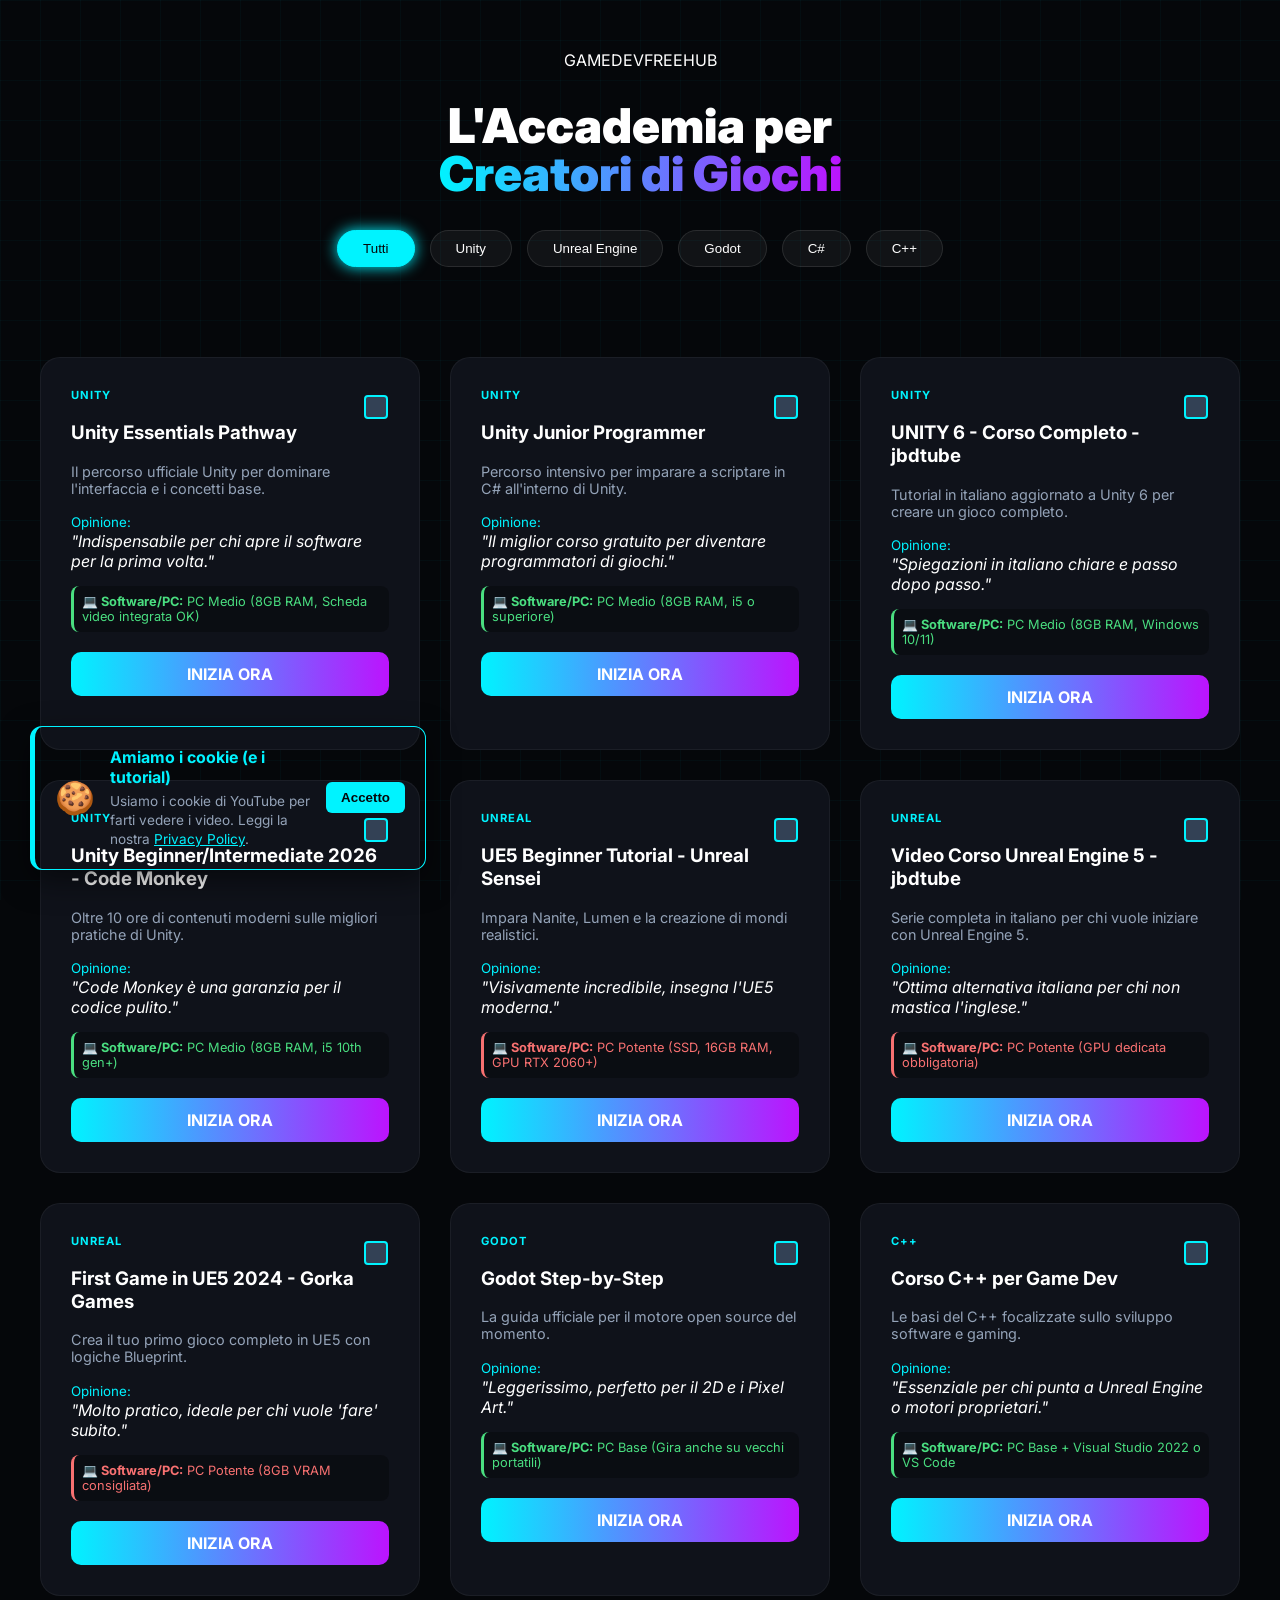
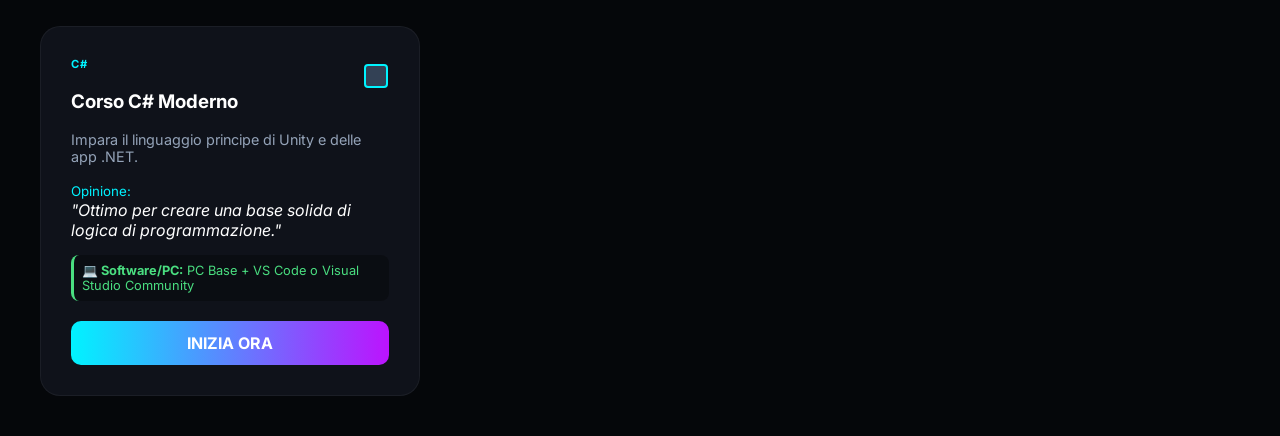
<file: index.html>
<!DOCTYPE html>
<html lang="it">
<head>
    <meta charset="UTF-8">
    <meta name="viewport" content="width=device-width, initial-scale=1.0">
    <title>GameDev Free Hub | Innovazione & Risorse</title>
    <link rel="stylesheet" href="style.css">
    <link href="https://fonts.googleapis.com/css2?family=Inter:wght@400;600;900&display=swap" rel="stylesheet">
</head>
<body>
<div id="cookie-banner" class="cookie-popup">
    <div class="cookie-icon">🍪</div>
    <div class="cookie-text">
        <h4>Amiamo i cookie (e i tutorial)</h4>
        <p>
            Usiamo i cookie di YouTube per farti vedere i video. 
            Leggi la nostra <a href="policy.html">Privacy Policy</a>.
        </p>
    </div>
    <div class="cookie-actions">
        <button class="cookie-btn" onclick="acceptCookies()">Accetto</button>
    </div>
</div>
    <div class="overlay-grid"></div>

    <header>
        <div class="logo">GAMEDEV<span>FREE</span>HUB</div>
        <h1>L'Accademia per <br><span class="highlight">Creatori di Giochi</span></h1>
        
       

        <nav class="filter-nav">
            <button class="filter-btn active" onclick="filterCourses('tutti', this)">Tutti</button>
            <button class="filter-btn" onclick="filterCourses('unity', this)">Unity</button>
            <button class="filter-btn" onclick="filterCourses('unreal', this)">Unreal Engine</button>
            <button class="filter-btn" onclick="filterCourses('godot', this)">Godot</button>
            <button class="filter-btn" onclick="filterCourses('c#', this)">C#</button>
            <button class="filter-btn" onclick="filterCourses('c++', this)">C++</button>
            
        </nav>
    </header>

    <main id="course-container" class="grid">
        </main>

    <script src="index.js"></script>
</body>
</html>
</file>
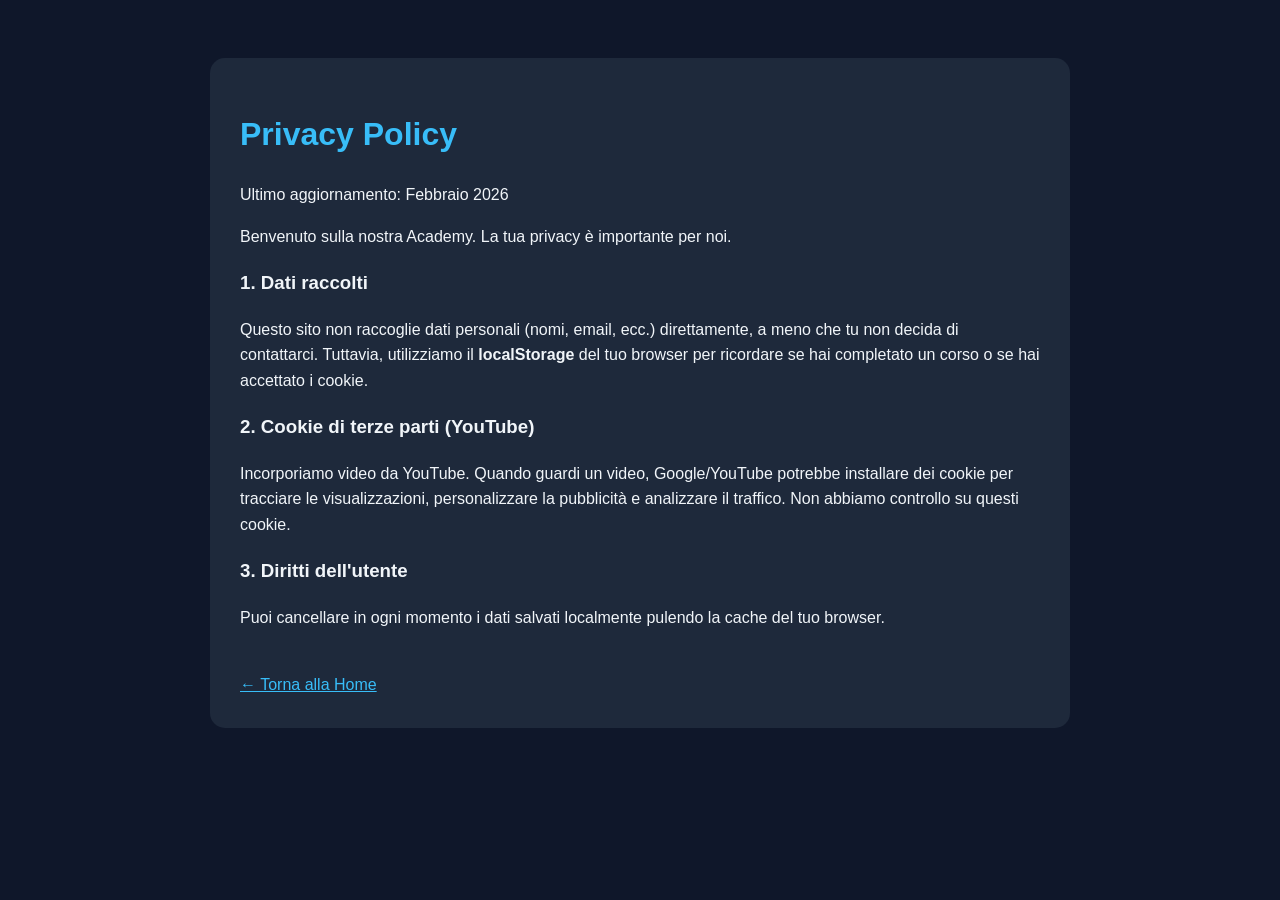
<file: policy.html>
<!DOCTYPE html>
<html lang="it">
<head>
    <meta charset="UTF-8">
    <title>Privacy Policy - Academy</title>
    <style>
        body { background: #0f172a; color: #f1f5f9; font-family: sans-serif; padding: 50px; line-height: 1.6; }
        .container { max-width: 800px; margin: 0 auto; background: #1e293b; padding: 30px; border-radius: 15px; }
        h1 { color: #38bdf8; }
        a { color: #38bdf8; }
    </style>
</head>
<body>
    <div class="container">
        <h1>Privacy Policy</h1>
        <p>Ultimo aggiornamento: Febbraio 2026</p>
        
        <p>Benvenuto sulla nostra Academy. La tua privacy è importante per noi.</p>
        
        <h3>1. Dati raccolti</h3>
        <p>Questo sito non raccoglie dati personali (nomi, email, ecc.) direttamente, a meno che tu non decida di contattarci. Tuttavia, utilizziamo il <strong>localStorage</strong> del tuo browser per ricordare se hai completato un corso o se hai accettato i cookie.</p>
        
        <h3>2. Cookie di terze parti (YouTube)</h3>
        <p>Incorporiamo video da YouTube. Quando guardi un video, Google/YouTube potrebbe installare dei cookie per tracciare le visualizzazioni, personalizzare la pubblicità e analizzare il traffico. Non abbiamo controllo su questi cookie.</p>
        
        <h3>3. Diritti dell'utente</h3>
        <p>Puoi cancellare in ogni momento i dati salvati localmente pulendo la cache del tuo browser.</p>
        
        <br>
        <a href="index.html">← Torna alla Home</a>
    </div>
</body>
</html>
</file>
<file: style.css>
:root {
    --bg: #05070a;
    --surface: #0f121a;
    --accent: #00f3ff;
    --accent-vibe: #bc13fe;
    --text: #ffffff;
    --text-dim: #94a3b8;
    --low-pc: #4ade80; /* Verde per PC leggeri */
    --high-pc: #f87171; /* Rosso per PC potenti */
}

body {
    background-color: var(--bg);
    color: var(--text);
    font-family: 'Inter', sans-serif;
    margin: 0;
}

.overlay-grid {
    position: fixed;
    top: 0; left: 0; width: 100%; height: 100%;
    background-image: linear-gradient(rgba(0, 243, 255, 0.03) 1px, transparent 1px),
                      linear-gradient(90deg, rgba(0, 243, 255, 0.03) 1px, transparent 1px);
    background-size: 40px 40px;
    z-index: -1;
}

header { padding: 50px 20px; text-align: center; }

h1 { font-size: 3rem; font-weight: 900; line-height: 1; }
.highlight { background: linear-gradient(90deg, var(--accent), var(--accent-vibe)); -webkit-background-clip: text; -webkit-text-fill-color: transparent; }

.filter-nav { display: flex; justify-content: center; gap: 15px; margin-top: 30px; }
.filter-btn {
    background: rgba(255,255,255,0.05);
    border: 1px solid rgba(255,255,255,0.1);
    color: white;
    padding: 10px 25px;
    border-radius: 50px;
    cursor: pointer;
    transition: 0.3s;
}

/* Questa è la classe che mancava per far vedere il tasto cliccato */
.filter-btn.active {
    background: var(--accent);
    color: var(--bg);
    box-shadow: 0 0 15px var(--accent);
    border-color: var(--accent);
}

.grid {
    display: grid;
    grid-template-columns: repeat(auto-fill, minmax(350px, 1fr));
    gap: 30px;
    padding: 40px;
}

.card {
    background: var(--surface);
    border: 1px solid rgba(255,255,255,0.05);
    padding: 30px;
    border-radius: 20px;
    transition: 0.4s;
    animation: fadeIn 0.5s ease forwards;
}

@keyframes fadeIn { from { opacity: 0; transform: translateY(20px); } to { opacity: 1; transform: translateY(0); } }

.card:hover { transform: translateY(-10px); border-color: var(--accent); }

.pc-requirements {
    font-size: 0.8rem;
    margin-top: 15px;
    padding: 8px;
    border-radius: 8px;
    background: rgba(0,0,0,0.3);
}

.req-low { color: var(--low-pc); border-left: 3px solid var(--low-pc); }
.req-high { color: var(--high-pc); border-left: 3px solid var(--high-pc); }

.btn-go {
    display: block;
    margin-top: 20px;
    background: linear-gradient(90deg, var(--accent), var(--accent-vibe));
    color: white;
    text-align: center;
    padding: 12px;
    text-decoration: none;
    border-radius: 10px;
    font-weight: bold;
}
/* Stile Cookie Banner */
.cookie-banner {
    position: fixed;
    bottom: -100%; /* Nascosto inizialmente sotto lo schermo */
    left: 0;
    width: 100%;
    background: var(--card-bg);
    border-top: 2px solid var(--accent);
    padding: 20px 0;
    box-shadow: 0 -10px 25px rgba(0,0,0,0.5);
    z-index: 9999;
    transition: bottom 0.5s cubic-bezier(0.175, 0.885, 0.32, 1.275);
}

/* Stile Pop-up Cookie */
.cookie-popup {
    position: fixed;
    bottom: 30px;
    left: -400px; /* Parte fuori dallo schermo a sinistra */
    width: 350px;
    background: var(--card-bg);
    border: 1px solid var(--accent);
    border-left: 5px solid var(--accent);
    padding: 20px;
    border-radius: 12px;
    display: flex;
    align-items: center;
    gap: 15px;
    box-shadow: 0 10px 30px rgba(0,0,0,0.5);
    z-index: 10000;
    transition: all 0.6s cubic-bezier(0.68, -0.55, 0.265, 1.55);
}

/* Classe per l'animazione di entrata */
.cookie-popup.show {
    left: 30px; /* Slitta dentro lo schermo */
}

.cookie-icon { font-size: 2rem; }

.cookie-text h4 { margin: 0 0 5px 0; color: var(--accent); font-size: 1rem; }
.cookie-text p { margin: 0; font-size: 0.85rem; color: #94a3b8; line-height: 1.4; }
.cookie-text a { color: var(--accent); text-decoration: underline; }

.cookie-btn {
    background: var(--accent);
    color: var(--bg);
    border: none;
    padding: 8px 15px;
    border-radius: 6px;
    font-weight: bold;
    cursor: pointer;
    transition: 0.3s;
}

.cookie-btn:hover { background: #7dd3fc; transform: scale(1.05); }

/* Mobile */
@media (max-width: 480px) {
    .cookie-popup { width: calc(100% - 60px); left: -110%; }
    .cookie-popup.show { left: 30px; }
}

/* Container per allineare Engine e Checkbox */
.card-header {
    display: flex;
    justify-content: space-between;
    align-items: center;
}

/* Effetto card completata */
.card.completed {
    opacity: 0.7;
    border-color: var(--low-req) !important;
    filter: grayscale(0.5);
}

/* Personalizzazione Checkbox (Stile Moderno) */
.checkbox-container {
    display: block;
    position: relative;
    padding-left: 25px;
    cursor: pointer;
    font-size: 18px;
    user-select: none;
}

.checkbox-container input {
    position: absolute;
    opacity: 0;
    cursor: pointer;
    height: 0;
    width: 0;
}

.checkmark {
    position: absolute;
    top: 0;
    left: 0;
    height: 20px;
    width: 20px;
    background-color: #334155;
    border-radius: 4px;
    border: 2px solid var(--accent);
}

.checkbox-container:hover input ~ .checkmark {
    background-color: #475569;
}

.checkbox-container input:checked ~ .checkmark {
    background-color: var(--low-req);
    border-color: var(--low-req);
}

.checkmark:after {
    content: "";
    position: absolute;
    display: none;
}

.checkbox-container input:checked ~ .checkmark:after {
    display: block;
}

.checkbox-container .checkmark:after {
    left: 6px;
    top: 2px;
    width: 5px;
    height: 10px;
    border: solid white;
    border-width: 0 2px 2px 0;
    transform: rotate(45deg);
}
</file>
